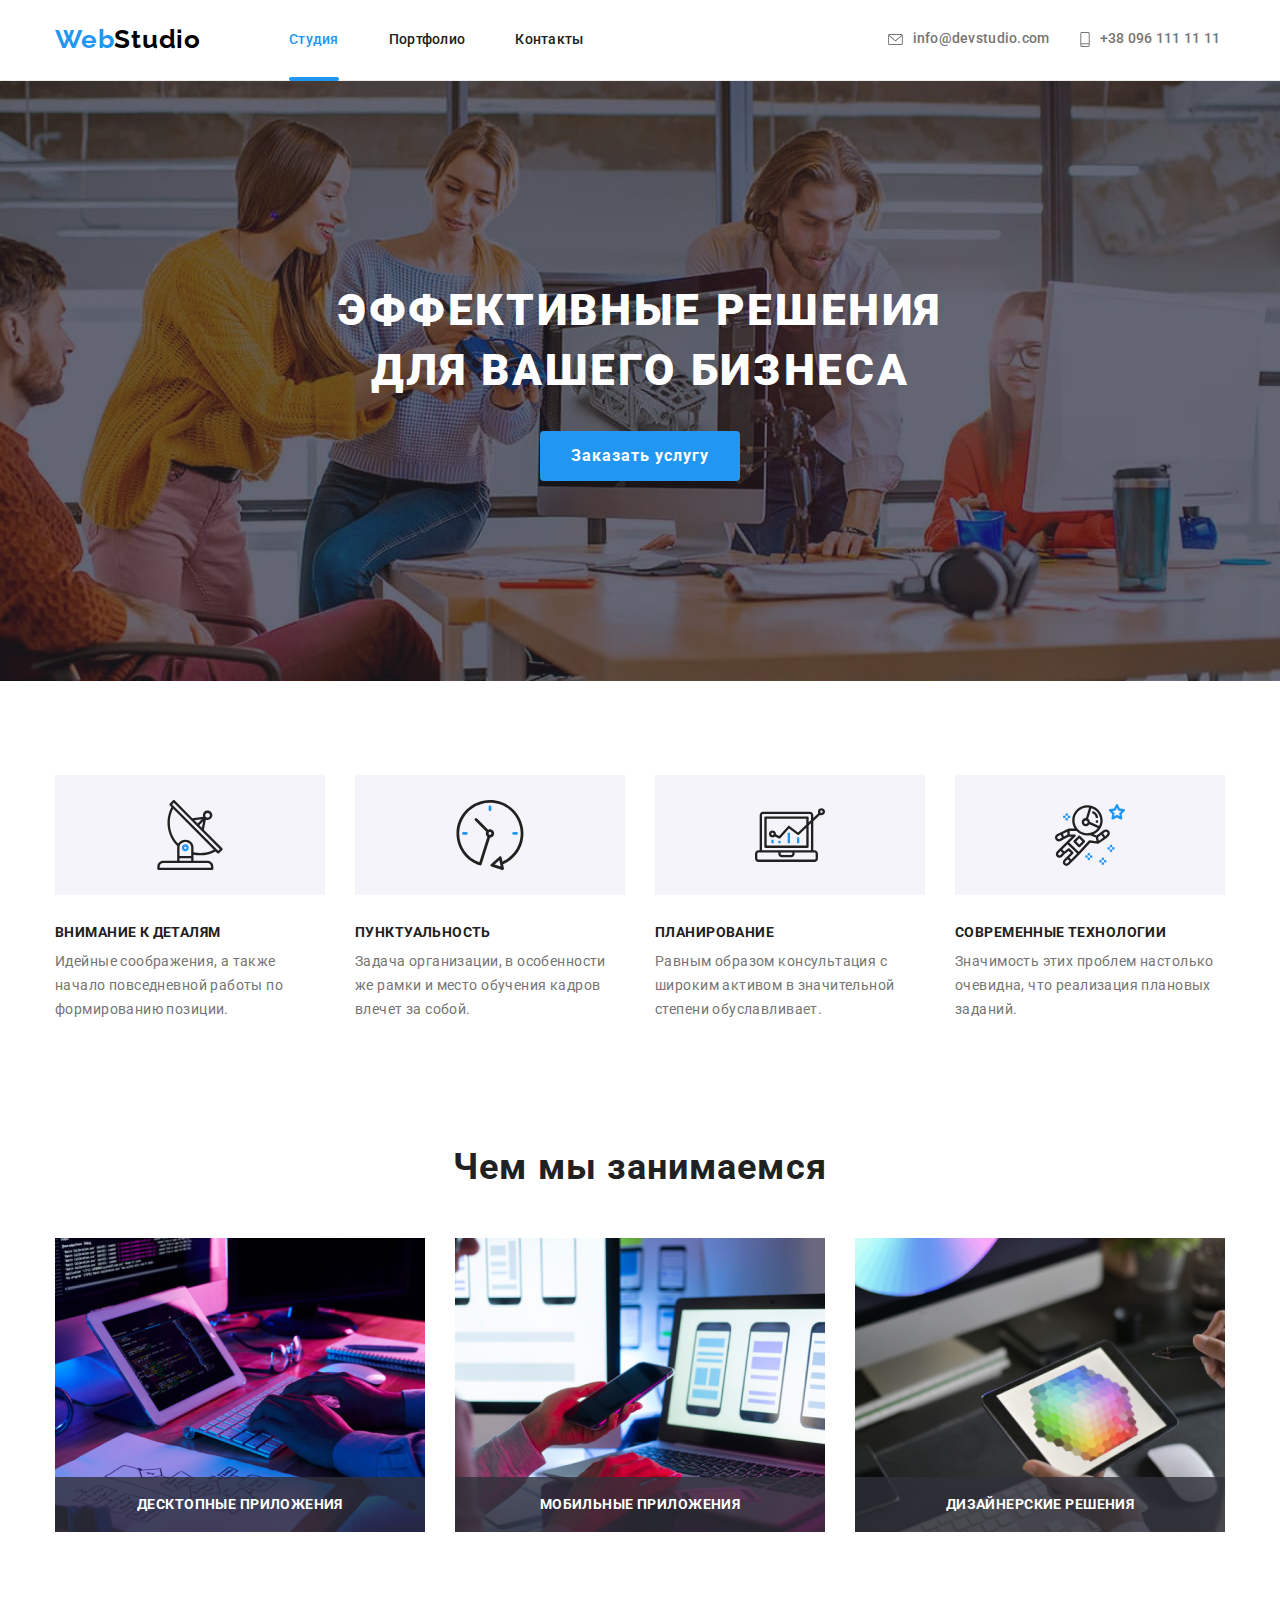
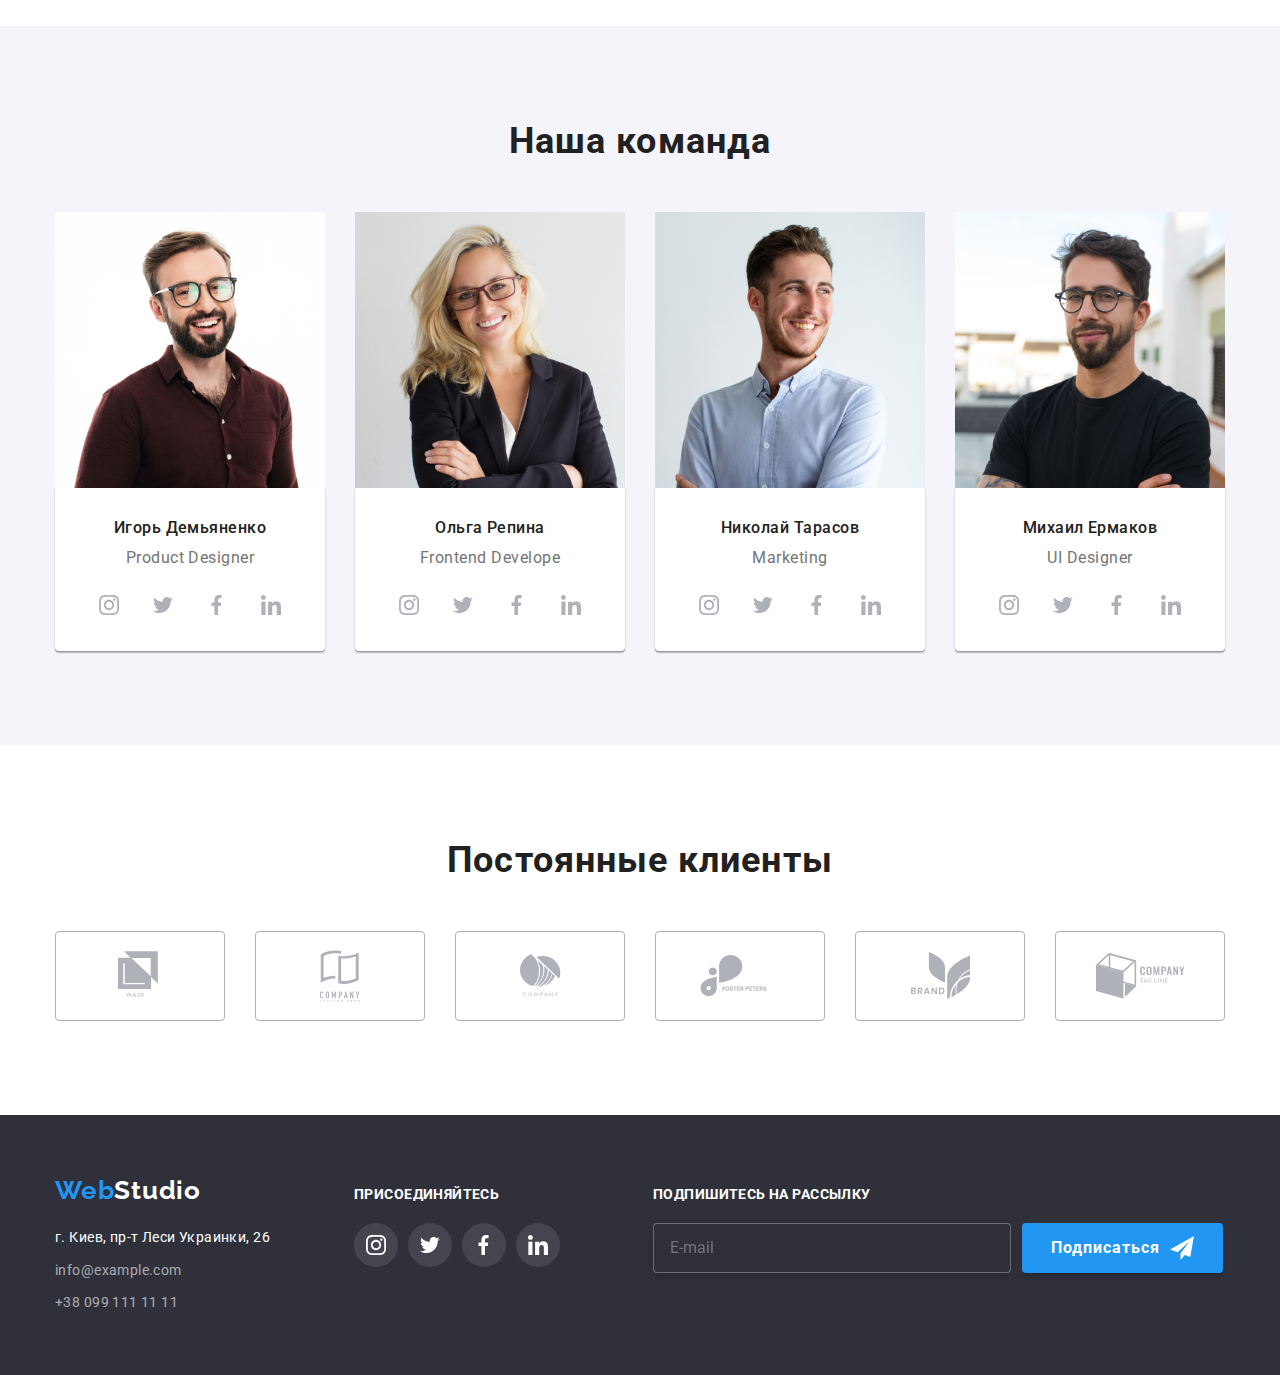
<file: index.html>
<!DOCTYPE html>
<html lang="ru">
<head>
    <meta charset="UTF-8">
    <meta name="viewport" content="width=device-width, initial-scale=1.0">
    <title>Webstudio</title>
    <link rel="preconnect" href="https://fonts.gstatic.com">
    <link href="https://fonts.googleapis.com/css2?family=Oleo+Script&family=Raleway:wght@700&family=Roboto:wght@400;500;700;900&display=swap" 
    rel="stylesheet">
    <link rel="stylesheet" href="https://cdnjs.cloudflare.com/ajax/libs/modern-normalize/1.0.0/modern-normalize.min.css">
    <link rel="stylesheet" href="./css/main.min.css" />
</head>
<body>
    <!--header-->
    <header class="header">
        <div class="container"> 
        <!--Навигация-->
        <nav class="navigation">
        <a class="logo" href="#"><span class="logo-accent">Web</span>Studio</a>
        <button 
           class="header-button" 
           type="button" 
           aria-expanded="false"
           aria-controls="menu-container"
           data-menu-button >
            <svg 
                height="40px" 
                width="40px" 
                aria-label="переключатель мобильного меню">
            
                <use class="icon-menu"  href="./imagens/sprite.svg#icon-burger"></use>
                <use class="icon-close" href="./imagens/sprite.svg#icon-close-for-burger"></use>
            </svg>
        </button>
        <div class="menu-container" id="menu-container" data-menu>
            <ul class="navigation-menu">
                <li class="navigation-menu-item">
                    <a class="navigation-menu-link is-current" href="#">Студия</a>
                </li>
                <li class="navigation-menu-item">
                    <a class="navigation-menu-link" href="./portfolio.html">Портфолио</a>
                </li>
                <li class="navigation-menu-item">
                    <a class="navigation-menu-link" href="#">Контакты</a>
                </li>
            </ul>
            
            <!--Адресс-->
            <address class="contact">
                <a  class="contact-email" href="mailto:info@devstudio.com">
                    <svg class="contact-icon" width="15px" height="11px">
                        <use href="imagens/sprite.svg#icon-envelope"></use>
                    </svg>
                    info@devstudio.com 
                </a>
                <a class="contact-phone" href="tell:+380961111111">
                    <svg class="contact-icon" width="10px" height="15px">
                        <use href="imagens/sprite.svg#icon-smartphone"></use>
                    </svg>
                    +38 096 111 11 11
                </a>
            </address>
        </div>

    </nav>
        
        </div> 
     </header>


    <main>
        <!--Герой-->
        <section class="hero">
            <div class="container">
                <h1 class="title">Эффективные решения<br> для вашего бизнеса</h1>
                <button class="button-hero" type="button" data-modal-open>Заказать услугу </button>
            </div>
        </section>
        <!--Секция 2 Преимущества-->
        <section class="section-advantages">
            <div class="container">
                <h2 class="visually-hidden">Преимущества</h2>
                <ul class="section-advantages-list">
                    <li class="section-advantages-item">
                        <div class="advantages-container">
                            <svg width="70px" height="70px">
                                <use href="imagens/sprite.svg#icon-antenna"></use>
                            </svg>
                        </div>
                        <h3 class="section-advantages-title">Внимание к деталям</h3>
                        <p class="section-advantages-text">Идейные соображения, а также начало повседневной работы по формированию позиции.</p>
                    </li>
                    <li class="section-advantages-item">
                        <div class="advantages-container">
                            <svg width="70px" height="70px">
                                <use href="imagens/sprite.svg#icon-clock"></use>
                            </svg>
                        </div>
                        <h3 class="section-advantages-title">Пунктуальность</h3>
                        <p class="section-advantages-text">Задача организации, в особенности же рамки и место обучения кадров влечет за собой.</p>
                    </li>
                    <li class="section-advantages-item">
                        <div class="advantages-container">
                            <svg width="70px" height="70px">
                                <use href="imagens/sprite.svg#icon-diagram"></use>
                            </svg>
                        </div>
                        <h3 class="section-advantages-title">Планирование</h3>
                        <p class="section-advantages-text">Равным образом консультация с широким активом в значительной степени обуславливает.</p>
                    </li>
                    <li class="section-advantages-item">
                        <div class="advantages-container">
                            <svg width="70px" height="70px">
                                <use href="imagens/sprite.svg#icon-astronaut"></use>
                            </svg>
                        </div>
                        <h3 class="section-advantages-title">Современные технологии</h3>
                        <p class="section-advantages-text">Значимость этих проблем настолько очевидна, что реализация плановых заданий.</p>
                    </li>
                </ul>
            </div>
        </section>

        <!--секция Чем мы занимаемся-->
         <section class="section-adout"> 
            <div class="container">
            <h2 class="subtitle">Чем мы занимаемся</h2>
            <ul class="section-adout-list">
                <li class="section-about-item">
                    <picture >
                            <source srcset="./imagens/main/img.jpg 1x, ./imagens/main/img.1-2x.jpg 2x" media="(min-width: 1200px)" />
                            <img class="work-examples-img" src="./imagens/main/img.jpg" alt="печатает на клавиатуре" >
                     </picture>
                    
                    <div class="section-about-container">
                        <p class="section-adout-text">Десктопные приложения</p>
                    </div>
                </li>
                <li class="section-about-item">
                    <picture >
                        <source srcset="./imagens/main/img2.jpg 1x, ./imagens/main/img.2-2x.jpg 2x" media="(min-width: 1200px)" />
                        <img class="section-adout-img" src="./imagens/main/img2.jpg" alt="смартфон в руке" >
                 </picture>
                    
                    <div class="section-about-container">
                        <p class="section-adout-text">Мобильные приложения</p>
                    </div>
                </li>
                <li class="section-about-item">
                    <picture >
                        <source srcset="./imagens/main/img3.jpg 1x, ./imagens/main/img.3-2x.jpg 2x" media="(min-width: 1200px)" />
                        <img class="section-adout-img"  src="./imagens/main/img3.jpg" alt="работает на планшете" >
                 </picture>
                   
                    <div class="section-about-container">
                        <p class="section-adout-text">Дизайнерские решения</p>
                    </div>
                </li>
            </ul>
            </div>
        </section> 
        <!--Сотрудники-->
         <section class="section-workers">
            <div class="container">
                <h2 class="subtitle">Наша команда</h2>
           <ul class="section-workers-list">
               <li class="section-workers-item">
                   <picture class="section-workers-picture">
                      <source 
                      srcset="./imagens/workers/img1-1х.jpg 1x, ./imagens/workers/img1-2х.jpg 2x"
                      media="(min-width: 320px)" />
                      <source 
                      srcset="./imagens/workers/img1-tablet-1х.jpg 1x, ./imagens/workers/img1-tablet-2х.jpg 2x"
                      media="(min-width: 768px)" />
                      <source 
                      srcset="./imagens/workers/img1-desk-1х.jpg 1x, ./imagens/workers/img1-desk-2х.jpg 2x"
                      media="(min-width: 1200px)" />
                    <img class="section-workers-img" src="./imagens/workers/img1-1х.jpg" alt="Игорь Демьяненко" >
                   </picture>
                   
                   <div class="worker-card">
                   <h3 class="section-workers-title">Игорь Демьяненко</h3>
                   <p class="section-workers-text" lang="en">Product Designer</p>
                   <ul class="social-list-links">
                       <li class="social-item">
                           <a class="social-link" href="#">
                            <svg class="social-icon" width="20px" height="20px">
                                <use href="imagens/sprite.svg#icon-instagram"></use>
                             </svg>
                           </a>
                        </li>
                       <li class="social-item">
                           <a class="social-link" href="#">
                           <svg class="social-icon" width="20px" height="20px">
                             <use href="imagens/sprite.svg#icon-twitter"></use>
                           </svg>
                          </a>
                        </li>
                       <li class="social-item">
                           <a class="social-link" href="#">
                           <svg class="social-icon" width="20px" height="20px">
                             <use href="imagens/sprite.svg#icon-facebook"></use>
                           </svg>
                          </a>
                        </li>
                       <li class="social-item">
                           <a class="social-link" href="#">
                           <svg class="social-icon" width="20px" height="20px">
                             <use href="imagens/sprite.svg#icon-linkedin"></use>
                            </svg>
                           </a>
                        </li>
                   </ul>
                  </div>
               </li>
               <li class="section-workers-item">
                <picture class="section-workers-picture">
                    <source 
                    srcset="./imagens/workers/img2-2х.jpg 1x, ./imagens/workers/img2-2х.jpg 2x"
                    media="(min-width: 320px)">
                    <source 
                    srcset="./imagens/workers/img2-tablet-1х.jpg 1x, ./imagens/workers/img2-tablet-2х.jpg 2x"
                    media="(min-width: 768px)">
                    <source 
                    srcset="./imagens/workers/img2-desk-1х.jpg 1x, ./imagens/workers/img2-desk-2х.jpg 2x"
                    media="(min-width: 1200px)">
                  <img class="section-workers-img" src="./imagens/workers/img2-1х.jpg" alt="Ольга Репина" >
                 </picture>
                   
                   <div class="worker-card">
                   <h3 class="section-workers-title">Ольга Репина</h3>
                   <p class="section-workers-text" lang="en">Frontend Develope</p>
                   <ul class="social-list-links">
                    <li class="social-item">
                        <a class="social-link" href="#">
                         <svg class="social-icon" width="20px" height="20px">
                             <use href="imagens/sprite.svg#icon-instagram"></use>
                          </svg>
                        </a>
                     </li>
                    <li class="social-item">
                        <a class="social-link" href="#">
                        <svg class="social-icon" width="20px" height="20px">
                          <use href="imagens/sprite.svg#icon-twitter"></use>
                        </svg>
                       </a>
                     </li>
                    <li class="social-item">
                        <a class="social-link" href="#">
                        <svg class="social-icon" width="20px" height="20px">
                          <use href="imagens/sprite.svg#icon-facebook"></use>
                        </svg>
                       </a>
                     </li>
                    <li class="social-item">
                        <a class="social-link" href="#">
                        <svg class="social-icon" width="20px" height="20px">
                          <use href="imagens/sprite.svg#icon-linkedin"></use>
                         </svg>
                        </a>
                     </li>
                </ul>
                   </div>
               </li>
               <li class="section-workers-item">
                <picture class="section-workers-picture">
                <source 
                srcset="./imagens/workers/img3-2х.jpg 1x, ./imagens/workers/img3-2х.jpg 2x"
                media="(min-width: 320px)">
                <source 
                srcset="./imagens/workers/img3-tablet-1х.jpg 1x, ./imagens/workers/img3-tablet-2х.jpg 2x"
                media="(min-width: 768px)">
                <source 
                srcset="./imagens/workers/img3-desk-1х.jpg 1x, ./imagens/workers/img3-desk-2х.jpg 2x"
                media="(min-width: 1200px)">
              <img class="section-workers-img" src="./imagens/workers/img3-1х.jpg" alt="Николай Тарасов" >
             </picture>
                   
                   <div class="worker-card">
                   <h3 class="section-workers-title">Николай Тарасов</h3>
                   <p class="section-workers-text" lang="en">Marketing</p>
                   <ul class="social-list-links">
                    <li class="social-item">
                        <a class="social-link" href="#">
                         <svg class="social-icon" width="20px" height="20px">
                             <use href="imagens/sprite.svg#icon-instagram"></use>
                          </svg>
                        </a>
                     </li>
                    <li class="social-item">
                        <a class="social-link" href="#">
                        <svg class="social-icon" width="20px" height="20px">
                          <use href="imagens/sprite.svg#icon-twitter"></use>
                        </svg>
                       </a>
                     </li>
                    <li class="social-item">
                        <a class="social-link" href="">
                        <svg class="social-icon" width="20px" height="20px">
                          <use href="imagens/sprite.svg#icon-facebook"></use>
                        </svg>
                       </a>
                     </li>
                    <li class="social-item">
                        <a class="social-link" href="">
                        <svg class="social-icon" width="20px" height="20px">
                          <use href="imagens/sprite.svg#icon-linkedin"></use>
                         </svg>
                        </a>
                     </li>
                </ul>
                   </div>
               </li>
               <li class="section-workers-item">
                <picture class="section-workers-picture">
                    <source 
                    srcset="./imagens/workers/img4-2х.jpg 1x, ./imagens/workers/img4-2х.jpg 2x"
                    media="(min-width: 320px)">
                    <source 
                    srcset="./imagens/workers/img4-tablet-1х.jpg 1x, ./imagens/workers/img4-tablet-2х.jpg 2x"
                    media="(min-width: 768px)">
                    <source 
                    srcset="./imagens/workers/img4-desk-1х.jpg 1x, ./imagens/workers/img4-desk-2х.jpg 2x"
                    media="(min-width: 1200px)">
                  <img class="section-workers-img" src="./imagens/workers/img4-1х.jpg" alt="Михаил Ермаков" >
                 </picture>
                   
                   <div class="worker-card">
                   <h3 class="section-workers-title">Михаил Ермаков</h3>
                   <p class="section-workers-text" lang="en">UI Designer</p>
                   <ul class="social-list-links">
                    <li class="social-item">
                        <a class="social-link" href="#">
                         <svg class="social-icon" width="20px" height="20px">
                             <use href="imagens/sprite.svg#icon-instagram"></use>
                          </svg>
                        </a>
                     </li>
                    <li class="social-item">
                        <a class="social-link" href="#">
                        <svg class="social-icon" width="20px" height="20px">
                          <use href="imagens/sprite.svg#icon-twitter"></use>
                        </svg>
                       </a>
                     </li>
                    <li class="social-item">
                        <a class="social-link" href="#">
                        <svg class="social-icon" width="20px" height="20px">
                          <use href="imagens/sprite.svg#icon-facebook"></use>
                        </svg>
                       </a>
                     </li>
                    <li class="social-item">
                        <a class="social-link" href="#">
                        <svg class="social-icon" width="20px" height="20px">
                          <use href="imagens/sprite.svg#icon-linkedin"></use>
                         </svg>
                        </a>
                     </li>
                </ul>
                   </div>
               </li>
           </ul>
            </div>
           
        </section>  

<!-- Постоянные клиенты -->
        <section class="clients">
            <div class="container">
              <h2 class="subtitle">Постоянные клиенты</h2>
               <ul class="clients-list">
                   <li class="clients-item">
                       <a class="clients-link" href="#">
                           <svg class="clients-icon" width="44px" height="49px"> 
                           <use href="imagens/sprite.svg#icon-logo-yaco"></use>
                           </svg>
                       </a>
                   </li>
                   <li class="clients-item">
                       <a class="clients-link" href="#">
                           <svg class="clients-icon" width="40px" height="52px"> 
                           <use href="imagens/sprite.svg#icon-logo-companyhere"></use>
                           </svg>
                       </a>
                   </li>
                   <li class="clients-item">
                       <a class="clients-link" href="#">
                           <svg class="clients-icon" width="41px" height="43px"> 
                           <use href="imagens/sprite.svg#icon-logo-company"></use>
                           </svg>
                       </a>
                   </li>
                   <li class="clients-item">
                       <a class="clients-link" href="#">
                           <svg class="clients-icon" width="80px" height="42px"> 
                           <use href="imagens/sprite.svg#icon-logo-foster"></use>
                           </svg>
                       </a>
                   </li>
                   <li class="clients-item">
                       <a class="clients-link" href="#">
                           <svg class="clients-icon" width="59px" height="47px"> 
                           <use href="imagens/sprite.svg#icon-logo-brand"></use>
                           </svg>
                       </a>
                   </li>
                   <li class="clients-item">
                       <a class="clients-link" href="#">
                           <svg class="clients-icon" width="89px" height="46px"> 
                               <use href="imagens/sprite.svg#icon-logo-companytagline"></use>
                           </svg>
                       </a>
                   </li>
               </ul>
            </div>
        </section>

    </main>

    <!--Подвал-->
    <footer class="footer">
      <div class="container">
        <div class="footer-adress-container">
            <a class="logo-footer" href="#"><span class="logo-accent">Web</span>Studio</a>
        <address class="footer-contact">
                <p class="address">г. Киев, пр-т Леси Украинки, 26</p>
            <ul>
                <li class="footer-contact-item"><a class="footer-contact-email" href="mailto:info@example.com">info@example.com</a></li>
                <li class="footer-contact-item"><a class="footer-contact-phone" href="tell:+380991111111">+38 099 111 11 11</a></li>
            </ul>
        </address>
        </div>
        
      
   <div class="footer-social-links">
    <p class="slogan">присоединяйтесь</p>
    <ul class="social-list-links">
        <li class="social-item">
            <a class="social-link" href="#">
             <svg class="social-icon" width="20px" height="20px">
                 <use href="imagens/sprite.svg#icon-instagram"></use>
              </svg>
            </a>
         </li>
        <li class="social-item">
            <a class="social-link" href="#">
            <svg class="social-icon" width="20px" height="20px">
              <use href="imagens/sprite.svg#icon-twitter"></use>
            </svg>
           </a>
         </li>
        <li class="social-item">
            <a class="social-link" href="#">
            <svg class="social-icon" width="20px" height="20px">
              <use href="imagens/sprite.svg#icon-facebook"></use>
            </svg>
           </a>
         </li>
        <li class="social-item">
            <a class="social-link" href="#">
            <svg class="social-icon" width="20px" height="20px">
              <use href="imagens/sprite.svg#icon-linkedin"></use>
             </svg>
            </a>
         </li>
    </ul>
   </div>

   <div class="footer-form-group">
      <p class="slogan-form">Подпишитесь на рассылку</p>
      <form class="footer-form" action="#" method="post">
          <input class="footer-form-input" type="email" name="email" placeholder="E-mail">
          <button class="button-subscribe" type="submit">
              <span class="subscribe">Подписаться</span>
              <svg width="24px" height="24px">
                  <use href="imagens/sprite.svg#icon-icon-send"></use>
              </svg>
            </button>
      </form>
</div>

      </div>
            
    </footer>
      <!-- Модальное окно -->
    <div class="backdrop is-hidden" data-modal>
        <div class="modal">
           <button class="close-btn" data-modal-close type="button">
               <svg width="18px" height="18px">
                   <use href="imagens/sprite.svg#icon-close"></use>
               </svg>
           </button>

           <p class="modal-slogan">Оставьте свои данные, мы вам перезвоним</p>
           <form class="modal-form">
               <label class="modal-label">Имя
                <span class="modal-form-input-wrapper">
                    <input class="modal-form-input"  type="text" name="user-name">
                    <svg class="modal-form-icon" width="18px" height="18px">
                        <use href="imagens/sprite.svg#icon-person"></use>
                    </svg>
                </span>
               </label>
               

                <label class="modal-label">Телефон
                    <span class="modal-form-input-wrapper">
                        <input class="modal-form-input" type="tel" name="tel">
                        <svg class="modal-form-icon" width="18px" height="18px">
                            <use href="imagens/sprite.svg#icon-phone-black"></use>
                        </svg>
                    </span>
                 </label>

                 <label class="modal-label">Почта
                     <span class="modal-form-input-wrapper">
                        <input class="modal-form-input" type="email" name="email" >
                        <svg class="modal-form-icon" width="18px" height="18px">
                            <use href="imagens/sprite.svg#icon-email-black"></use>
                        </svg>
                     </span>
                 </label>
         
                <label class="modal-label" >Комментарий
                    <textarea placeholder="Введите текст"class="modal-form-comment"name="comment"></textarea>
                </label>
               
                 <input class="modal-form-checkbox visually-hidden" id="user-policy" type="checkbox" name="user-policy" value="acceppt-policy">
                 <label class="modal-policy-text" for="user-policy" modal-form-policy>Соглашаюсь с рассылкой и принимаю <a class="modal-policy-text-link" href="#"> Условия договора</a></label>
                 

                 <button class="modal-form-button" type="submit">Отправить</button>

           </form>
        </div>
    </div>
    
    <script src="./js/menu.js"></script>
    <script src="./js/modal.js"></script>

</body>
</html>
</file>
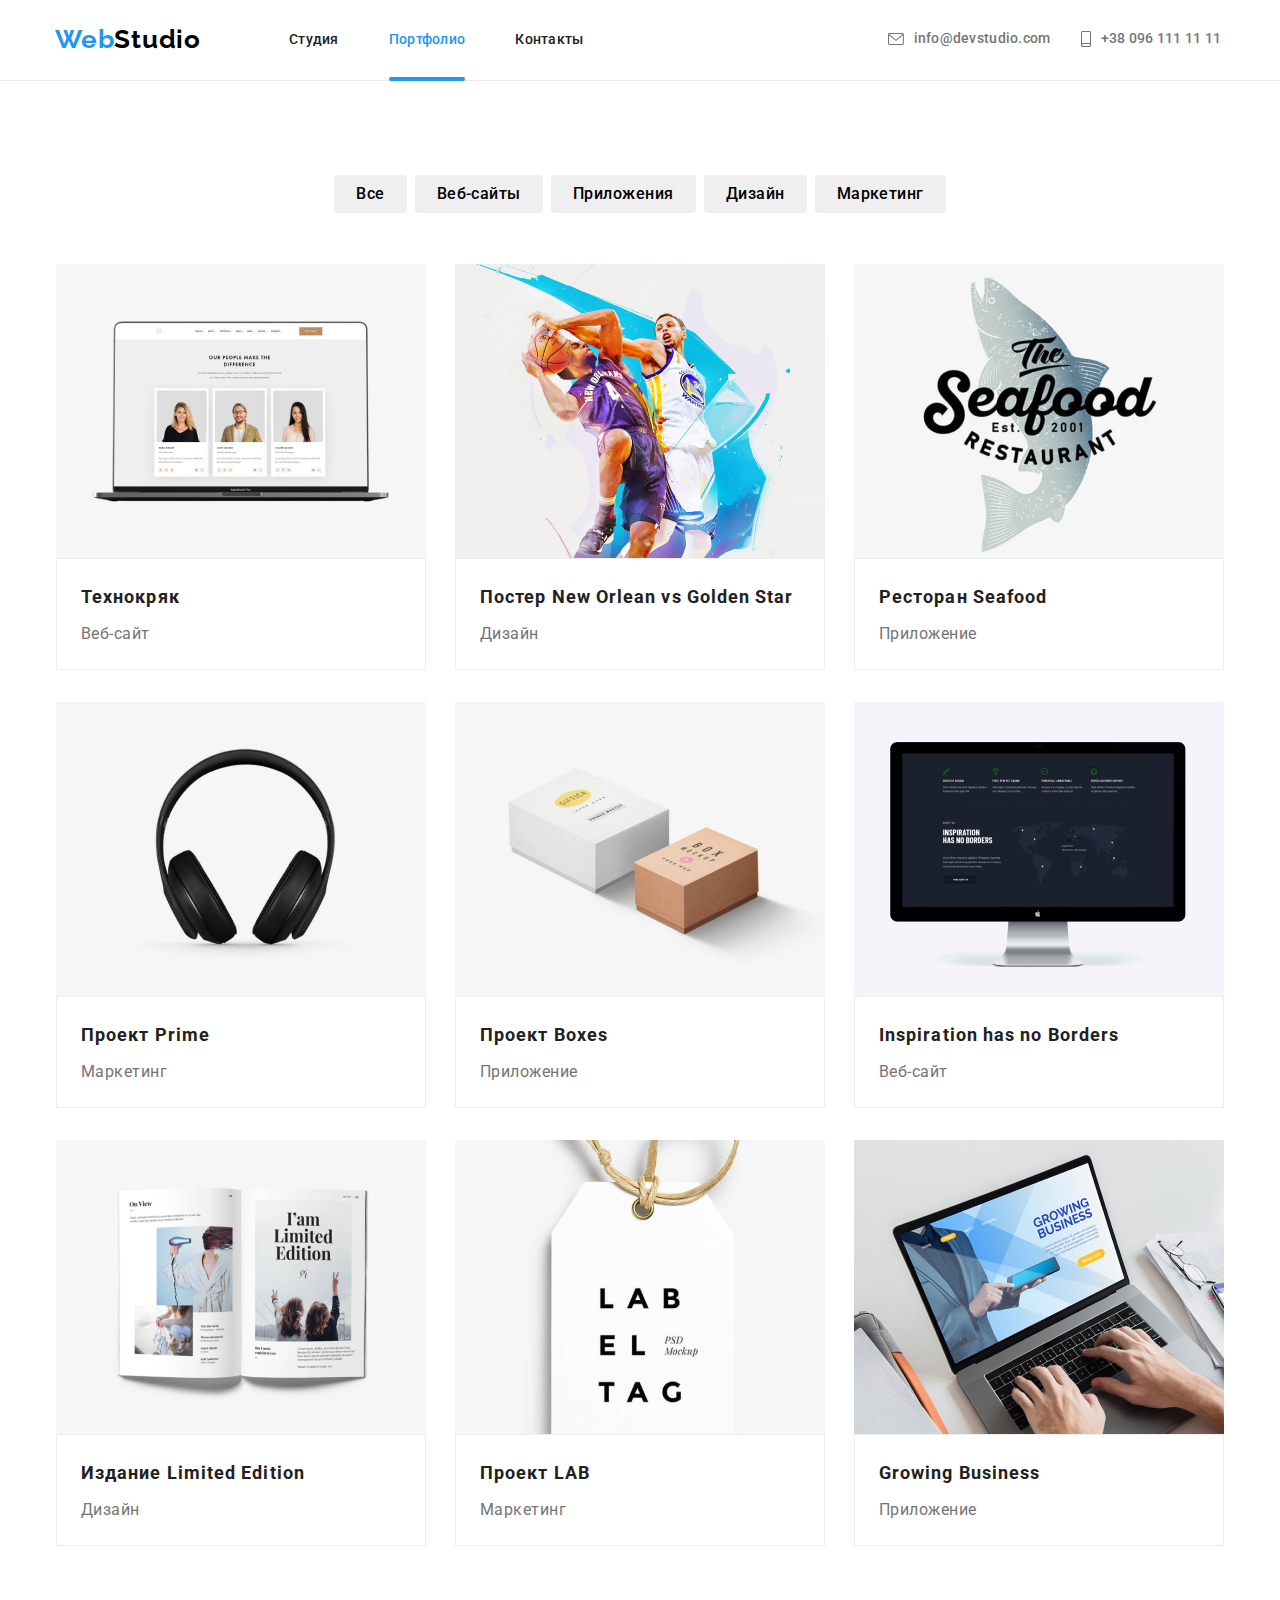
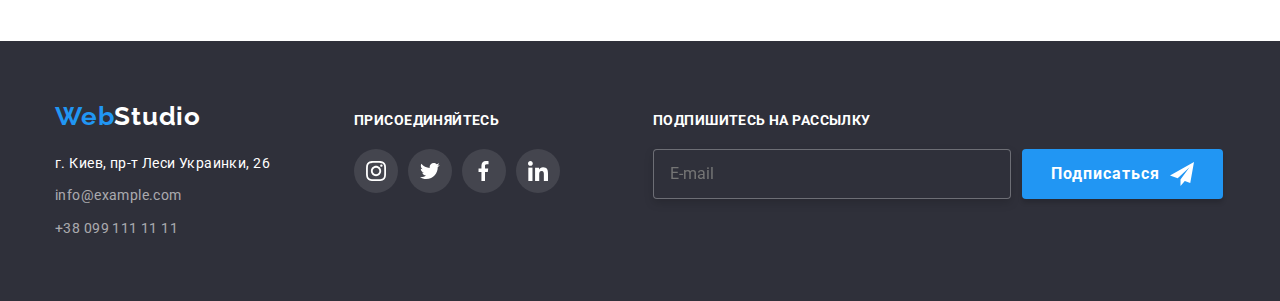
<file: portfolio.html>
<!DOCTYPE html>
<html lang="ru">
<head>
    <meta charset="UTF-8">
    <meta name="viewport" content="width=device-width, initial-scale=1.0">
    <title>Portfolio</title>
    <link rel="preconnect" href="https://fonts.gstatic.com">
    <link href="https://fonts.googleapis.com/css2?family=Oleo+Script&family=Raleway:wght@700&family=Roboto:wght@400;500;700;900&display=swap" 
     rel="stylesheet">
     <link rel="stylesheet" href="https://cdnjs.cloudflare.com/ajax/libs/modern-normalize/1.0.0/modern-normalize.min.css">
    <link rel="stylesheet" href="./css/main.min.css" /> 
</head>
<body>
     <!--header-->
    <header class="header">
        <div class="container">
            <!--Навигация-->
        <nav class="navigation">
            <a class="logo" href="#"><span class="logo-accent">Web</span>Studio</a>
            <button 
           class="header-button" 
           type="button" 
           aria-expanded="false"
           aria-controls="menu-container"
           data-menu-button >
            <svg 
                height="40px" 
                width="40px" 
                aria-label="переключатель мобильного меню">
            
                <use class="icon-menu"  href="./imagens/sprite.svg#icon-burger"></use>
                <use class="icon-close" href="./imagens/sprite.svg#icon-close-for-burger"></use>
            </svg>
        </button>
        <div class="menu-container" id="menu-container" data-menu>
            <ul class="navigation-menu">
                <li class="navigation-menu-item">
                    <a class="navigation-menu-link" href="./index.html">Студия</a>
                </li>
                <li class="navigation-menu-item">
                    <a class="navigation-menu-link is-current" href="./portfolio.html">Портфолио</a>
                </li>
                <li class="navigation-menu-item">
                    <a class="navigation-menu-link" href="#">Контакты</a>
                </li>
            </ul>
            
           <!--Адресс-->
        <address class="contact">
            <a  class="contact-email" href="mailto:info@devstudio.com">
                <svg class="contact-icon" width="16px" height="12px">
                    <use href="imagens/sprite.svg#icon-envelope"></use>
                </svg>
                info@devstudio.com 
            </a>
            <a class="contact-phone" href="tell:+380961111111">
                <svg class="contact-icon" width="10px" height="16px">
                    <use href="imagens/sprite.svg#icon-smartphone"></use>
                </svg>
                +38 096 111 11 11
            </a>
        </address>
        </div>

    </nav>
            
        
     </header>

     <!--Main-->
    <main class="main-portfolio"> 
        <div class="container">
            <h1 class="visually-hidden">Портфолио</h1>
            <!--Кнопки-->
                <ul class="buttons-list">
                    <li class="button-item"><button class="button-portfolio" type="button">Все</button></li>
                    <li class="button-item"><button class="button-portfolio" type="button">Веб-сайты</button></li>
                    <li class="button-item"><button class="button-portfolio" type="button">Приложения</button></li>
                    <li class="button-item"><button class="button-portfolio" type="button">Дизайн</button></li>
                    <li class="button-item"><button class="button-portfolio" type="button">Маркетинг</button></li>
                </ul>
            <!--Наши работы(список картинок)-->
            <ul class="work-examples-list">
                <li class="work-examples-item">
                    <a class="work-examples-link" href="">
                        <div class="overlay-wrapper">
    
                             <picture>
                                <source srcset="./imagens/portfolio/img11-1х.jpg 1x, ./imagens/portfolio/img11-2х.jpg 2x" media="(max-width: 767px)" />
                                <source srcset="./imagens/portfolio/img11.jpg 1x, ./imagens/portfolio/img11-d@2x.jpg 2x" media="(min-width: 1200px)" />
                                <source srcset="./imagens/portfolio/img11-t1x.jpg 1x, ./imagens/portfolio/img11-t2x.jpg 2x" media="(min-width: 768px)"  />
                                
                                <img class="work-examples-img" src="./imagens/portfolio/img11-1х.jpg" alt="открытый ноутбук" >
                             </picture>
                            
                            <p class="overlay">Технокряк это современная площадка распространения коронавируса. Компании используют эту платформу для цифрового шпионажа и атак на защищённые сервера конкурентов.</p>
                        </div>
                        <div class="card-content">
                        <h2 class="work-examples-title">Технокряк</h2>
                        <p class="work-examples-text">Веб-сайт</p>
                        </div>
                    </a>
                    
                </li>
                <li class="work-examples-item">
                    <a class="work-examples-link" href="">
                        <div class="overlay-wrapper">
                            <picture>
                                <source srcset="./imagens/portfolio/img22-1х.jpg 1x, ./imagens/portfolio/img22-2х.jpg 2x" media="(max-width: 767px)" />
                                <source srcset="./imagens/portfolio/img22.jpg 1x, ./imagens/portfolio/img22-d2x.jpg 2x" media="(min-width: 1200px)" />
                                <source srcset="./imagens/portfolio/img22-t1x.jpg 1x, ./imagens/portfolio/img22-t2x.jpg 2x" media="(min-width: 768px)"   />
                                
                                <img class="work-examples-img" src="./imagens/portfolio/bassketboll2.jpg" alt="два баскетболиста с мячом" >
                             </picture>
                            <p class="overlay">Технокряк это современная площадка распространения коронавируса. Компании используют эту платформу для цифрового шпионажа и атак на защищённые сервера конкурентов.</p>
                        </div>
                        <div class="card-content">
                        <h2 class="work-examples-title">Постер New Orlean vs Golden Star</h2>
                        <p class="work-examples-text">Дизайн</p>
                       </div>
                    </a>
                    
                </li>
                <li class="work-examples-item">
                    <a class="work-examples-link" href="">
                        <div class="overlay-wrapper">
                            <picture>
                                <source srcset="./imagens/portfolio/img33-1х.jpg 1x, ./imagens/portfolio/img33-2х.jpg 2x" media="(max-width: 767px)" />
                                <source srcset="./imagens/portfolio/img33.jpg 1x, ./imagens/portfolio/img33-d2x.jpg 2x" media="(min-width: 1200px)" />
                                <source srcset="./imagens/portfolio/img33-t1x.jpg 1x, ./imagens/portfolio/img33-t2x.jpg 2x" media="(min-width: 768px)"   />
                                
                                <img class="work-examples-img" src="./imagens/portfolio/seafood3.jpg" alt="логотип ресторана" >
                             </picture>
                        
                            <p class="overlay">Технокряк это современная площадка распространения коронавируса. Компании используют эту платформу для цифрового шпионажа и атак на защищённые сервера конкурентов.</p>
                        </div>
                        <div class="card-content">
                        <h2 class="work-examples-title">Ресторан Seafood</h2>
                        <p class="work-examples-text">Приложение</p>
                        </div>
                    </a>
                    
                </li>
                <li class="work-examples-item">
                    <a class="work-examples-link" href="">
                        <div class="overlay-wrapper">
                            <picture>
                                <source srcset="./imagens/portfolio/img44-1х.jpg 1x, ./imagens/portfolio/img44-2х.jpg 2x" media="(max-width: 767px)" />
                                <source srcset="./imagens/portfolio/img44.jpg 1x, ./imagens/portfolio/img44-d2x.jpg 2x" media="(min-width: 1200px)" />
                                <source srcset="./imagens/portfolio/img44-t1x.jpg 1x, ./imagens/portfolio/img44-t2x.jpg 2x" media="(min-width: 768px)"   />
                                
                                <img class="work-examples-img" src="./imagens/portfolio/headphone4.jpg" alt="наушники" >
                             </picture>
                            
                            <p class="overlay">Технокряк это современная площадка распространения коронавируса. Компании используют эту платформу для цифрового шпионажа и атак на защищённые сервера конкурентов.</p>
                        </div>
                        <div class="card-content">
                        <h2 class="work-examples-title">Проект Prime</h2>
                        <p class="work-examples-text">Маркетинг</p>
                        </div>
                    </a>
                    
                </li>
                <li class="work-examples-item">
                    <a class="work-examples-link" href="">
                        <div class="overlay-wrapper">
                            <picture>
                                <source srcset="./imagens/portfolio/img55-1х.jpg 1x, ./imagens/portfolio/img55-2х.jpg 2x" media="(max-width: 767px)" />
                                <source srcset="./imagens/portfolio/img55.jpg 1x, ./imagens/portfolio/img55-d2x.jpg 2x" media="(min-width: 1200px)" />
                                <source srcset="./imagens/portfolio/img55-t1x.jpg 1x, ./imagens/portfolio/img55-t2x.jpg 2x" media="(min-width: 768px)"   />
                                
                                <img class="work-examples-img" src="./imagens/portfolio/boxes5.jpg" alt="две коробки" >
                             </picture>
                            
                            <p class="overlay">Технокряк это современная площадка распространения коронавируса. Компании используют эту платформу для цифрового шпионажа и атак на защищённые сервера конкурентов.</p>
                        </div>
                        <div class="card-content">
                        <h2 class="work-examples-title">Проект Boxes</h2>
                        <p class="work-examples-text">Приложение</p>
                        </div>
                    </a>
                    
                </li>
                <li class="work-examples-item">
                    <a class="work-examples-link" href="">
                        <div class="overlay-wrapper">
                            <picture>
                            <source srcset="./imagens/portfolio/img66-1х.jpg 1x, ./imagens/portfolio/img66-2х.jpg 2x" media="(max-width: 767px)" />
                                <source srcset="./imagens/portfolio/img66.jpg 1x, ./imagens/portfolio/img66-d2x.jpg 2x" media="(min-width: 1200px)" />
                                <source srcset="./imagens/portfolio/img66-t1x.jpg 1x, ./imagens/portfolio/img66-t2x.jpg 2x" media="(min-width: 768px)"   />
                                
                                <img class="work-examples-img" src="./imagens/portfolio/comp6.jpg" alt="экран компьютера" >
                             </picture>
                            
                            <p class="overlay">Технокряк это современная площадка распространения коронавируса. Компании используют эту платформу для цифрового шпионажа и атак на защищённые сервера конкурентов.</p>
                        </div>
                        <div class="card-content">
                        <h2 class="work-examples-title" lang="en">Inspiration has no Borders</h2>
                        <p class="work-examples-text">Веб-сайт</p>
                        </div>
                    </a>
                    
                </li>
                <li class="work-examples-item">
                    <a class="work-examples-link" href="">
                        <div class="overlay-wrapper">
                            <picture>
                                <source srcset="./imagens/portfolio/img77-1х.jpg 1x, ./imagens/portfolio/img77-2х.jpg 2x" media="(max-width: 767px)" />
                                    <source srcset="./imagens/portfolio/img77.jpg 1x, ./imagens/portfolio/img77-d2x.jpg 2x" media="(min-width: 1200px)" />
                                    <source srcset="./imagens/portfolio/img77-t1x.jpg 1x, ./imagens/portfolio/img77-t2x.jpg 2x" media="(min-width: 768px)"   />
                                    
                                    <img class="work-examples-img" src="./imagens/portfolio/book7.jpg" alt="открытая книга" >
                            </picture>
                            
                            <p class="overlay">Технокряк это современная площадка распространения коронавируса. Компании используют эту платформу для цифрового шпионажа и атак на защищённые сервера конкурентов.</p>
                        </div>
                        <div class="card-content">
                        <h2 class="work-examples-title">Издание Limited Edition</h2>
                        <p class="work-examples-text">Дизайн</p>
                        </div>
                    </a>
                    
                </li>
                <li class="work-examples-item">
                    <a class="work-examples-link" href="">
                        <div class="overlay-wrapper">
                            <picture>
                                <source srcset="./imagens/portfolio/img88-1х.jpg 1x, ./imagens/portfolio/img88-2х.jpg 2x" media="(max-width: 767px)" />
                                    <source srcset="./imagens/portfolio/img88.jpg 1x, ./imagens/portfolio/img88-d2x.jpg 2x" media="(min-width: 1200px)" />
                                    <source srcset="./imagens/portfolio/img88-t1x.jpg 1x, ./imagens/portfolio/img88-t2x.jpg 2x" media="(min-width: 768px)"   />
                                    
                                    <img class="work-examples-img" src="./imagens/portfolio/labeltag8.jpg" alt="значок" >
                            </picture>
                            
                            <p class="overlay">Технокряк это современная площадка распространения коронавируса. Компании используют эту платформу для цифрового шпионажа и атак на защищённые сервера конкурентов.</p>
                        </div>
                        <div class="card-content">
                        <h2 class="work-examples-title">Проект LAB</h2>
                        <p class="work-examples-text">Маркетинг</p>
                        </div>
                    </a>
                    
                </li>
                <li class="work-examples-item">
                    <a class="work-examples-link" href="">
                        <div class="overlay-wrapper">
                            <picture>
                                <source srcset="./imagens/portfolio/img99-1х.jpg 1x, ./imagens/portfolio/img99-2х.jpg 2x" media="(max-width: 767px)" />
                                <source srcset="./imagens/portfolio/img99.jpg 1x, ./imagens/portfolio/img99-d2x.jpg 2x" media="(min-width: 1200px)" />
                                <source srcset="./imagens/portfolio/img99-t1x.jpg 1x, ./imagens/portfolio/img99-t2x.jpg 2x" media="(min-width: 768px)"   />
                                    
                                <img class="work-examples-img" src="./imagens/portfolio/laptop9.jpg" alt="печатает на клавиатуре ноутбука" >
                            </picture>
                            
                            <p class="overlay">Технокряк это современная площадка распространения коронавируса. Компании используют эту платформу для цифрового шпионажа и атак на защищённые сервера конкурентов.</p>
                        </div>
                        <div class="card-content">
                        <h2 class="work-examples-title" lang="en">Growing Business</h2>
                        <p class="work-examples-text">Приложение</p>
                        </div>
                    </a>
                    
                </li>
            </ul>
        </div>
       
    </main>

 <!--Подвал-->
 <footer class="footer">
    <div class="container">
      <div class="footer-adress-container">
          <a class="logo-footer" href="#"><span class="logo-accent">Web</span>Studio</a>
      <address class="footer-contact">
              <p class="address">г. Киев, пр-т Леси Украинки, 26</p>
          <ul>
              <li class="footer-contact-item"><a class="footer-contact-email" href="mailto:info@example.com">info@example.com</a></li>
              <li class="footer-contact-item"><a class="footer-contact-phone" href="tell:+380991111111">+38 099 111 11 11</a></li>
          </ul>
      </address>
      </div>
      
    
 <div class="footer-social-links">
  <p class="slogan">присоединяйтесь</p>
  <ul class="social-list-links">
      <li class="social-item">
          <a class="social-link" href="">
           <svg class="social-icon" width="20px" height="20px">
               <use href="imagens/sprite.svg#icon-instagram"></use>
            </svg>
          </a>
       </li>
      <li class="social-item">
          <a class="social-link" href="">
          <svg class="social-icon" width="20px" height="20px">
            <use href="imagens/sprite.svg#icon-twitter"></use>
          </svg>
         </a>
       </li>
      <li class="social-item">
          <a class="social-link" href="">
          <svg class="social-icon" width="20px" height="20px">
            <use href="imagens/sprite.svg#icon-facebook"></use>
          </svg>
         </a>
       </li>
      <li class="social-item">
          <a class="social-link" href="">
          <svg class="social-icon" width="20px" height="20px">
            <use href="imagens/sprite.svg#icon-linkedin"></use>
           </svg>
          </a>
       </li>
  </ul>
 </div>

    
 <div class="footer-form-group">
    <p class="slogan-form">Подпишитесь на рассылку</p>
    <form class="footer-form" action="#" method="post">
        <input class="footer-form-input" type="email" name="email" placeholder="E-mail">
        <button class="button-subscribe" type="submit">
            <span class="subscribe">Подписаться</span>
            <svg width="24px" height="24px">
                <use href="imagens/sprite.svg#icon-icon-send"></use>
            </svg>
          </button>
    </form>
</div>
    
          
 </div>
  </footer>

  <script src="./js/menu.js"></script>
  
</body>
</html>
</file>
<file: css/main.min.css>
body{font-family:var(--main-font);color:var(--accent-color)}h1,h2,h3,h4,h5,h6,p{margin:0}ul{list-style:none;margin:0;padding:0}img{display:block;max-width:100%;height:auto}a{text-decoration:none}.container{width:100%;padding:0 15px}@media screen and (min-width: 480px){.container{margin:0 auto;max-width:480px}}@media screen and (min-width: 768px){.container{max-width:768px}}@media screen and (min-width: 1200px){.container{max-width:1200px}}:root{--main-font: "Roboto" , sans-serif;--secondary-font: "Raleway", sans-serif ;--accent-color: #212121;--secondary-color:#757575}.visually-hidden{position:absolute;width:1px;height:1px;margin:-1px;border:0;padding:0;white-space:nowrap;clip-path:inset(100%);clip:rect(0 0 0 0);overflow:hidden}.header{padding-top:16px;padding-bottom:16px;border-bottom-width:1px;border-bottom-style:solid;border-bottom-color:#ececec;position:relative}.logo{font-family:var(--secondary-font);font-weight:bold;font-size:24px;line-height:1.17;letter-spacing:0.03em;color:#000000;text-decoration:none}.navigation-menu-link{font-size:18px;font-weight:500;line-height:1.17;letter-spacing:0.02em;text-align:left;color:var(--accent-color);text-decoration:none;position:relative;transition:color 250ms cubic-bezier(0.4, 0, 0.2, 1)}.navigation-menu-link:hover,.navigation-menu-link:focus{color:#2196F3}.menu-container{z-index:50}.contact-email:hover,.contact-email:focus,.contact-phone:hover,.contact-phone:focus{color:#2196F3}.contact-phone,.contact-email{font-style:normal;font-family:var(--main-font);font-size:18px;font-weight:500;line-height:1.17;letter-spacing:0.02em;color:var(--secondary-color);text-decoration:none;display:block;transition:color 250ms cubic-bezier(0.4, 0, 0.2, 1)}.contact-icon{margin-right:10px;fill:currentColor}.is-current::after{display:inline-block;content:"";background:#2196F3;border-radius:2px;height:4px;width:100%;position:absolute;bottom:-8px;left:0}@media screen and (max-width: 767px){.header-button{display:inline-flex;background-color:transparent;border:none}.header-button .icon-close{display:none}.header-button.is-open .icon-close{display:block}.header-button.is-open .icon-menu{display:none}.header-button:hover .icon-menu,.header-button:focus .icon-menu,.header-button:hover .icon-close,.header-button:focus .icon-close{fill:#2196F3}.menu-container{display:none;position:absolute;width:100%;top:100%;left:0;text-align:center;padding-top:60px;padding-bottom:60px;background-color:#fff}.menu-container.is-open{display:block}.contact-email{margin-bottom:16px}.navigation-menu-item:not(:last-child){margin-bottom:40px}.navigation-menu{margin-bottom:60px}.navigation{display:flex;justify-content:space-between;align-items:center}}@media screen and (min-width: 768px){.header-button{display:none}.header{padding-top:21px;padding-bottom:21px}.navigation-menu-link{font-size:14px;font-weight:500;line-height:1.14}.contact-phone,.contact-email{font-size:12px;line-height:1.17}.contact-email{margin-bottom:10px}.navigation,.menu-container{display:flex}.navigation-menu{display:flex;margin-right:80px}.logo{margin-right:88px}.navigation-menu-item:not(:last-child){margin-right:50px}.contact-icon{margin-right:8px}.navigation,.navigation-menu{align-items:center}.is-current::after{bottom:-34px}}@media screen and (min-width: 1200px){.header{padding-top:24px;padding-bottom:25px}.logo{font-size:26px;line-height:1.19}.header .contact-email{margin-right:30px;margin-bottom:0}.navigation-menu-item:not(:last-child){margin-right:50px}.contact-phone,.contact-email{font-size:14px;line-height:1.14}.contact-icon{margin-right:10px}.contact{display:flex}.navigation-menu{margin-right:304px}.contact-phone,.contact-email{display:flex;align-items:center}}.hero{padding-top:118px;padding-bottom:118px;background-image:linear-gradient(rgba(47,48,58,0.4), rgba(47,48,58,0.4)),url(../imagens/hero/hero-mobile.jpg);background-repeat:no-repeat;background-position:center;background-size:480px 400px}.title{font-family:var(--main-font);font-size:26px;line-height:1.62;text-align:center;letter-spacing:0.06em;text-transform:uppercase;color:#FFFFFF;font-weight:900;margin-bottom:30px}.button-hero{font-family:var(--main-font);font-weight:bold;font-size:16px;line-height:1.87;text-align:center;letter-spacing:0.06em;color:#FFFFFF;background-color:#2196F3;min-width:200px;padding-top:10px;padding-bottom:10px;display:block;margin:0 auto;border:none;cursor:pointer;border-radius:4px}@media screen and (min-device-pixel-ratio: 2) and (min-width: 320px), screen and (min-resolution: 192dpi) and (min-width: 320px), screen and (min-resolution: 2dppx) and (min-width: 320px){.hero{background-image:linear-gradient(rgba(47,48,58,0.4), rgba(47,48,58,0.4)),url(../imagens/hero/hero-mobile@2x.jpg)}}@media screen and (min-width: 768px){.hero{background-image:linear-gradient(rgba(47,48,58,0.4), rgba(47,48,58,0.4)),url(../imagens/hero/hero-tablet.jpg);background-size:768px 400px}}@media screen and (min-device-pixel-ratio: 2) and (min-width: 768px), screen and (min-resolution: 192dpi) and (min-width: 768px), screen and (min-resolution: 2dppx) and (min-width: 768px){.hero{background-image:linear-gradient(rgba(47,48,58,0.4), rgba(47,48,58,0.4)),url(../imagens/hero/hero-tablet@2px.jpg)}}@media screen and (min-width: 1200px){.hero{background-image:linear-gradient(rgba(47,48,58,0.4), rgba(47,48,58,0.4)),url(../imagens/hero/hero-desktop.jpg);background-size:1600px 600px;padding-top:200px;padding-bottom:200px}.title{font-weight:900;font-size:44px;line-height:1.36}}@media screen and (min-device-pixel-ratio: 2) and (min-width: 1200px), screen and (min-resolution: 192dpi) and (min-width: 1200px), screen and (min-resolution: 2dppx) and (min-width: 1200px){.hero{background-image:linear-gradient(rgba(47,48,58,0.4), rgba(47,48,58,0.4)),url(../imagens/hero/hero-desktop@2x.jpg)}}.section-advantages{padding-top:60px;padding-bottom:60px}.section-advantages-title{font-size:14px;line-height:1.14;letter-spacing:0.03em;text-transform:uppercase;font-weight:bold;text-align:center;margin-bottom:10px}.section-advantages-text{font-size:14px;line-height:1.71;letter-spacing:0.03em;color:var(--secondary-color);font-weight:normal;margin-bottom:30px}.advantages-container{margin-bottom:30px;height:120px;background-color:#F5F4FA;text-align:center;padding-top:25px}@media screen and (min-width: 768px){.section-advantages-title{text-align:left}.section-advantages-item{width:calc((100% - 30px * 2) / 2)}.section-advantages-list{display:flex;flex-wrap:wrap}.section-advantages-item:nth-child(2n+1){margin-right:30px}}@media screen and (min-width: 1200px){.section-advantages-item{width:270px}.section-advantages-list{display:flex;align-items:center;justify-content:space-between}.section-advantages-item:nth-child(2n+1){margin-right:0px}.section-advantages{padding-top:94px;padding-bottom:94px}}.section-adout{display:none}@media screen and (min-width: 1200px){.section-adout{display:block;padding-bottom:94px}.section-adout-list{display:flex;justify-content:space-between}.section-adout-text{font-family:var(--main-font);font-weight:bold;font-size:14px;line-height:1.14px;text-align:center;letter-spacing:0.03em;text-transform:uppercase;color:#FFFFFF;padding-top:27px;padding-bottom:27px}.section-about-container{background:rgba(47,48,58,0.8);width:100%;bottom:0;left:0;position:absolute}.section-about-item{position:relative}}.section-workers{background-color:#F5F4FA;padding-top:60px;padding-bottom:60px}.section-workers-title{font-weight:500;font-size:16px;line-height:1.19;text-align:center;letter-spacing:0.03em;margin-bottom:10px}.section-workers-text{font-weight:normal;font-size:16px;line-height:1.19;text-align:center;letter-spacing:0.03em;color:var(--secondary-color);margin-bottom:16px}.social-list-links{display:flex;justify-content:center}.social-item:not(:last-child){margin-right:10px}.social-link{display:flex;justify-content:center;align-items:center;width:44px;height:44px;color:#afb1b8;border-radius:50%;transition:color 250ms cubic-bezier(0.4, 0, 0.2, 1)}.social-link:hover,.social-link:focus{color:#FFFFFF;background-color:#2196F3}.social-icon{fill:currentColor}.worker-card{border-radius:0px 0px 4px 4px;box-shadow:0px 1px 3px rgba(0,0,0,0.12),0px 1px 1px rgba(0,0,0,0.14),0px 2px 1px rgba(0,0,0,0.2);padding-top:30px;padding-bottom:24px;background-color:#FFFFFF}.section-workers-item{width:450px}@media screen and (min-width: 768px){.section-workers-item{width:354px}.section-workers-list{display:flex;flex-wrap:wrap}}@media screen and (min-width: 300px) and (max-width: 1199px){.section-workers-item:not(:last-child){margin-bottom:30px}}@media screen and (min-width: 768px) and (max-width: 1199px){.section-workers-item:nth-child(2n+1){margin-right:30px}}@media screen and (min-width: 1200px){.section-workers{padding-top:94px;padding-bottom:94px}.section-workers-list{display:flex;justify-content:space-between}.section-workers-item{width:270px;margin-bottom:0}.social-item:not(:last-child){margin-right:10px}}.clients{padding-top:60px;padding-bottom:60px}.clients-list{display:flex;flex-wrap:wrap}.clients-link{justify-content:center;align-items:center;display:flex;width:210px;height:90px;border:1px solid #AFB1B8;border-radius:4px;color:#AFB1B8;transition:color 250ms cubic-bezier(0.4, 0, 0.2, 1)}.clients-link:hover,.clients-link:focus{border:1px solid #2196F3;color:#2196F3}.clients-icon{fill:currentColor}@media screen and (min-width: 300px) and (max-width: 767px){.clients-item:nth-child(odd){margin-right:30px}.clients-item:nth-child(-n+4){margin-bottom:30px}}@media screen and (min-width: 768px) and (max-width: 1199px){.clients-link{width:226px}.clients-item{margin-right:30px}.clients-item:nth-child(3),.clients-item:nth-child(6){margin-right:0}.clients-item:nth-child(-n+3){margin-bottom:30px}}@media screen and (min-width: 1200px){.clients{padding-top:94px;padding-bottom:94px}.clients-link{width:170px}.clients-item:not(:last-child){margin-right:30px}}.footer{background-color:#2F303A;padding-top:60px;padding-bottom:60px;text-align:center}.footer-adress-container{margin-bottom:60px}.footer-social-links{margin-bottom:60px}.subscribe{margin-right:10px}.address{font-style:normal;font-weight:normal;font-size:14px;line-height:1.71;letter-spacing:0.03em;color:#FFFFFF;display:block;margin-bottom:8px}.footer-contact-email{display:block;margin-bottom:8px}.footer-contact-phone,.footer-contact-email{font-style:normal;font-weight:normal;font-size:14px;line-height:1.71;letter-spacing:0.03em;color:rgba(255,255,255,0.6);text-decoration:none}.logo-footer{font-family:var(--secondary-font);font-weight:bold;font-size:24px;line-height:1.17;letter-spacing:0.03em;color:#FFFFFF;text-decoration:none;display:block;margin-bottom:20px}.slogan{font-family:var(--main-font);font-weight:bold;font-size:14px;line-height:1.14;letter-spacing:0.03em;text-transform:uppercase;color:#FFFFFF;margin-bottom:20px}.footer .social-link{background-color:rgba(255,255,255,0.1);color:#FFFFFF;transition:color 250ms cubic-bezier(0.4, 0, 0.2, 1)}.footer .social-link:hover,.footer .social-link:focus{background-color:#2196F3}@media screen and (min-width: 768px){.footer>.container{display:flex;flex-wrap:wrap}.footer-adress-container{margin-right:174px;margin-left:76px;margin-bottom:60px}}@media screen and (min-width: 1200px){.footer>.container{display:flex;align-items:baseline}.footer{text-align:left}.footer-adress-container{margin-right:84px;margin-left:0;margin-bottom:0}.footer-social-links{margin-right:93px}.address,.footer-contact-email{margin-bottom:9px}.footer-social-links{margin-bottom:0}.logo-footer{font-size:26px;line-height:1.19}}.main-portfolio{padding-top:60px;padding-bottom:60px}.buttons-list{display:flex;flex-wrap:wrap;margin-bottom:40px}.button-portfolio{font-family:var(--main-font);font-weight:500;font-size:16px;line-height:1.62;text-align:center;letter-spacing:0.03em;text-decoration:none;display:block;padding-top:6px;padding-bottom:6px;padding-left:22px;padding-right:22px;border:none;border-radius:4px;overflow:hidden;cursor:pointer;transition:color 250ms cubic-bezier(0.4, 0, 0.2, 1)}.button-portfolio:hover,.button-portfolio:focus{background-color:#2196F3;color:#FFFFFF}.button-item:not(:last-child){margin-right:8px}@media screen and (min-width: 300px) and (max-width: 767px){.button-item:nth-child(-n+3){margin-bottom:15px}}@media screen and (min-width: 768px){.buttons-list{align-items:center;justify-content:center;margin-bottom:30px}}@media screen and (min-width: 1200px){.main-portfolio{padding-top:94px;padding-bottom:94px}.buttons-list{margin-bottom:50px}}.work-examples-title{font-weight:bold;font-size:18px;line-height:2;letter-spacing:0.06em;margin-bottom:4px;color:var(--accent-color)}.work-examples-text{font-weight:normal;font-size:16px;line-height:1.87;letter-spacing:0.03em;color:var(--secondary-color)}.card-content{border:1px solid #EEEEEE;box-sizing:border-box;padding:20px 24px}.work-examples-link{display:block;border:1px solid transparent;transition:250ms cubic-bezier(0.4, 0, 0.2, 1)}.work-examples-link:hover,.work-examples-link:focus{border:1px solid #EEEEEE;box-shadow:0px 1px 1px rgba(0,0,0,0.12),0px 4px 4px rgba(0,0,0,0.06),1px 4px 6px rgba(0,0,0,0.16)}@media screen and (min-width: 300px) and (max-width: 1199px){.work-examples-item:not(:last-child){margin-bottom:30px}}@media screen and (min-width: 768px){.work-examples-list{display:flex;flex-wrap:wrap;justify-content:space-between}}@media screen and (min-width: 768px) and (max-width: 1199px){.work-examples-title{letter-spacing:0.04em}}@media screen and (min-width: 1200px){.work-examples-item:nth-child(-n+6){margin-bottom:30px}}.overlay{font-family:var(--main-font);font-weight:normal;font-size:18px;line-height:1.56;letter-spacing:0.03em;background-color:rgba(33,150,243,0.9);color:#FFFFFF;padding:63px 24px;position:absolute;top:0;left:0;width:100%;height:100%;transform:translateY(100%);transition:transform 250ms cubic-bezier(0.4, 0, 0.2, 1)}.work-examples-link:hover .overlay,.work-examples-link:focus .overlay{transform:translateY(0%)}.overlay-wrapper{position:relative;overflow:hidden}.backdrop{background-color:rgba(0,0,0,0.1);position:fixed;left:0;top:0;width:100%;height:100%;transition:all 250ms cubic-bezier(0.4, 0, 0.2, 1);z-index:100}.modal{width:450px;min-height:609px;box-shadow:0px 1px 3px rgba(0,0,0,0.12),0px 1px 1px rgba(0,0,0,0.14),0px 2px 1px rgba(0,0,0,0.2);border-radius:4px;background-color:#fff;position:absolute;top:50%;left:50%;transform:translate(-50%, -50%);padding:40px;position:relative;z-index:100}.close-btn{width:30px;height:30px;border-radius:50%;background-color:#FFFFFF;border:1px solid rgba(0,0,0,0.1);cursor:pointer;display:flex;align-items:center;justify-content:center;position:absolute;top:8px;right:8px}.close-btn:focus,.close-btn:hover{fill:#2196F3}.is-hidden{opacity:0;visibility:hidden;pointer-events:none}.modal-slogan{font-family:var(--main-font);font-weight:bold;font-size:20px;line-height:1.15;text-align:center;letter-spacing:0.03em;color:#212121;margin-bottom:12px}.modal-label{font-family:var(--main-font);font-size:12px;line-height:1.17;letter-spacing:0.01em;color:#757575}.modal-form{display:flex;flex-direction:column}.modal-form-input{width:100%;height:40px;border:1px solid rgba(33,33,33,0.2);box-sizing:border-box;border-radius:4px;padding-left:42px;transition:border-color 250ms cubic-bezier(0.4, 0, 0.2, 1)}.modal-form-icon{position:absolute;fill:#000000;left:12px;top:50%;transform:translateY(-50%);transition:fill 250ms cubic-bezier(0.4, 0, 0.2, 1)}.modal-label:focus-within .modal-form-icon,.modal-form-icon:hover{fill:#2196F3}.modal-form-input-wrapper{display:block;position:relative;margin-top:4px;margin-bottom:10px}.modal-form-input:focus,.modal-form-comment:focus{outline:none;border-color:#2196F3}.modal-form-comment{width:100%;height:120px;border:1px solid rgba(33,33,33,0.2);border-radius:4px;margin-top:4px;margin-bottom:20px;padding:12px 16px;resize:none;transition:border-color 250ms cubic-bezier(0.4, 0, 0.2, 1)}.modal-form-comment::placeholder{font-family:var(--main-font);font-size:14px;line-height:1.14;letter-spacing:0.01em;color:rgba 117,117,117,0.5}.modal-policy-text::before{content:"";display:inline-block;width:16px;height:15px;border:2px solid  #212121;border-radius:2px;transition:border 250ms cubic-bezier(0.4, 0, 0.2, 1),background-color 250ms cubic-bezier(0.4, 0, 0.2, 1);margin-right:7px}.modal-form-checkbox:checked+.modal-policy-text::before{background-color:#188CE8;border:none;background-image:url(../imagens/modal/Vector.svg);background-repeat:no-repeat;background-position:50% 50%}.modal-form-checkbox:focus+.modal-policy-text::before{border-color:#188CE8}.modal-policy-text{font-family:var(--accent-color);font-size:14px;line-height:1.71;letter-spacing:0.03em;color:#757575;margin-bottom:30px}.modal-policy-text-link{color:#2196F3;text-decoration-line:underline}.modal-form-button{font-family:var(--main-font);font-size:16px;line-height:1.87;align-items:center;text-align:center;letter-spacing:0.06em;color:#FFFFFF;font-weight:bold;box-shadow:0px 4px 4px rgba(0,0,0,0.15);border-radius:4px;border:none;background:#188CE8;cursor:pointer;width:200px;min-height:50px;margin:auto}@media screen and (min-width: 1200px){.modal{width:528px;min-height:581px}}.slogan-form{font-family:var(--main-font);font-weight:bold;font-size:14px;line-height:1.14;letter-spacing:0.03em;text-transform:uppercase;color:#FFFFFF;margin-bottom:20px}.footer-form-input{border:1px solid rgba(255,255,255,0.3);filter:drop-shadow(0px 4px 4px rgba(0,0,0,0.15));border-radius:4px;padding:15px 16px;background-color:#2F303A;color:#FFFFFF;width:100%;height:50px;margin-bottom:20px}@media screen and (min-width: 480px){.footer-form-input{width:450px}}.button-subscribe{min-width:200px;height:50px;background:#2196F3;box-shadow:0px 4px 4px rgba(0,0,0,0.15);border-radius:4px;border:none;font-weight:bold;font-size:16px;line-height:1.87;align-items:center;text-align:center;letter-spacing:0.06em;color:#FFFFFF;cursor:pointer;font-family:var(--main-font);padding:10px 29px;display:inline-flex;margin-left:-5px}@media screen and (min-width: 768px){.footer-form-input{display:block}.footer-form-group{margin:auto}}@media screen and (min-width: 1200px){.footer-form-input{display:inline}.footer-form-input{width:358px;margin-right:12px}.slogan-form{text-align:left}.footer-form-group{margin:0}}.logo-accent{color:#2196F3}.navigation-menu-link.is-current{color:#2196F3}.subtitle{font-weight:bold;font-size:28px;line-height:1.18;text-align:center;letter-spacing:0.03em;margin-bottom:30px}@media screen and (min-width: 1200px){.subtitle{font-size:36px;line-height:1.17;margin-bottom:50px}}
/*# sourceMappingURL=main.min.css.map */
</file>
